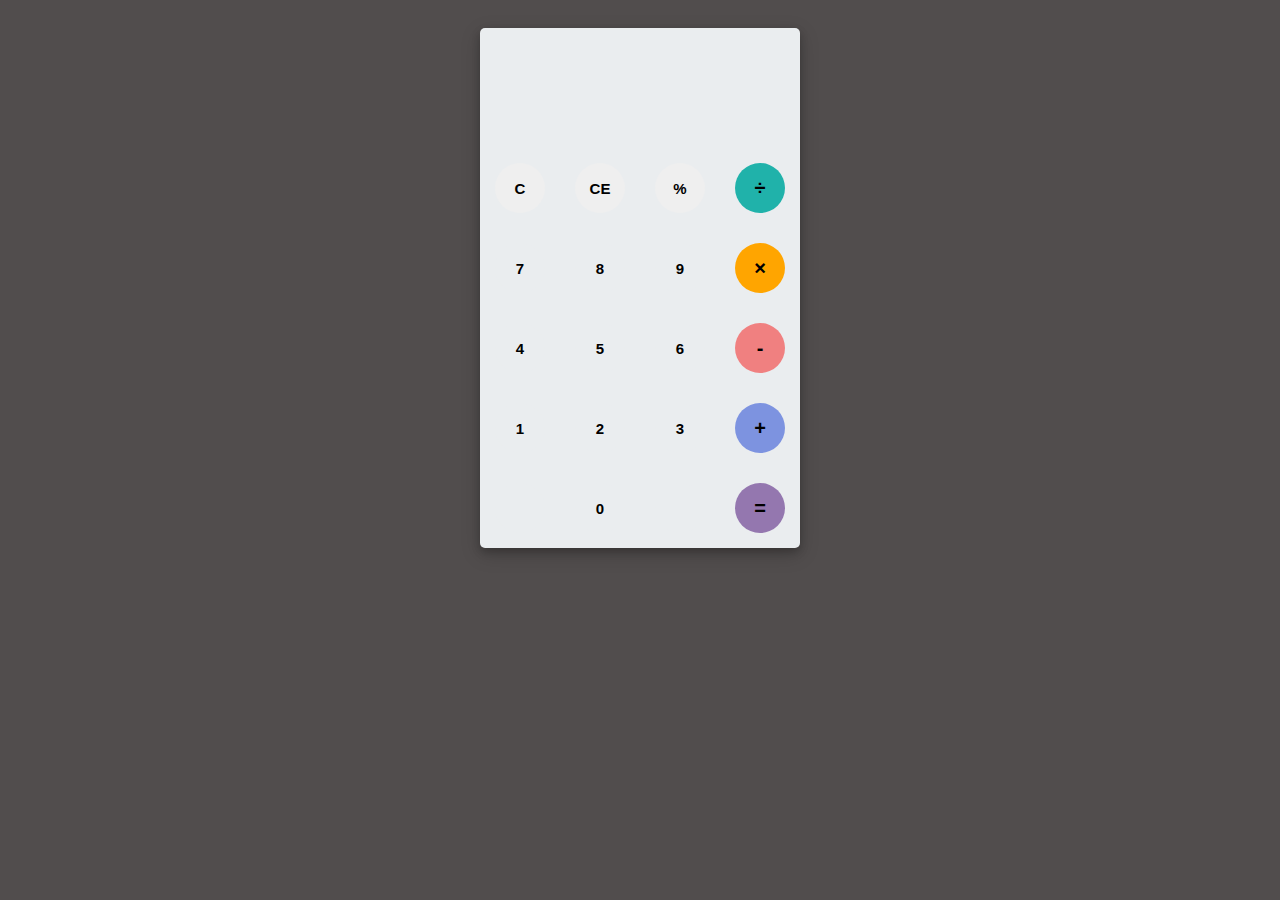
<file: index.html>
<html>
    <head>
        <link rel="stylesheet" type="text/css" href="style.css" />
        <link
            href="https://fonts.googleapis.com/css?family=Open+Sans:600,700"
            rel="stylesheet"
        />
        <title>A simple calculator</title>
    </head>
    <body>
        <div id="calculator">
            <div id="result">
                <div id="history">
                    <p id="history-value"></p>
                </div>
                <div id="output">
                    <p id="output-value"></p>
                </div>
            </div>
            <div id="keyboard">
                <button class="operator" id="clear">C</button>
                <button class="operator" id="backspace">CE</button>
                <button class="operator" id="%">%</button>
                <button class="operator" id="/">&#247;</button>
                <button class="number" id="7">7</button>
                <button class="number" id="8">8</button>
                <button class="number" id="9">9</button>
                <button class="operator" id="*">&times;</button>
                <button class="number" id="4">4</button>
                <button class="number" id="5">5</button>
                <button class="number" id="6">6</button>
                <button class="operator" id="-">-</button>
                <button class="number" id="1">1</button>
                <button class="number" id="2">2</button>
                <button class="number" id="3">3</button>
                <button class="operator" id="+">+</button>
                <button class="empty"></button>
                <button class="number" id="0">0</button>
                <button class="empty"></button>
                <button class="operator" id="=">=</button>
            </div>
        </div>
        <script src="script.js"></script>
    </body>
</html>
</file>
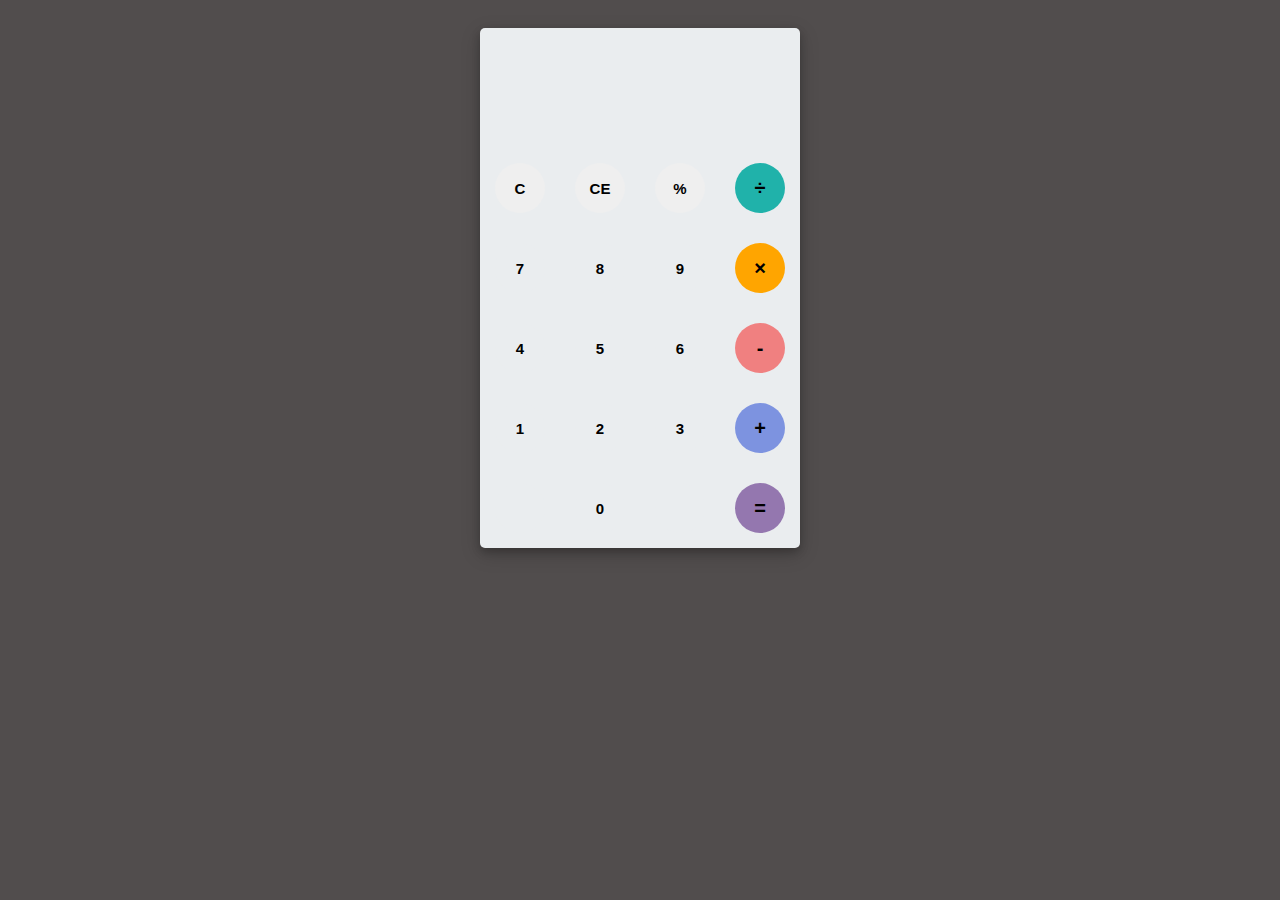
<file: 1-calculator/index.html>
<!DOCTYPE html>
<html lang="en">
<head>
    
    <head>
        <meta name="viewport" content="width=device-width, initial-scale=1.0">
        <meta charset="UTF-8">
        <link rel="stylesheet" type="text/css" href="style.css" />
        <link
            href="https://fonts.googleapis.com/css?family=Open+Sans:600,700"
            rel="stylesheet"
        />
        <title>A simple calculator</title>
    </head>
    <body>
        <div id="calculator">
            <div id="result">
                <div id="history">
                    <p id="history-value"></p>
                </div>
                <div id="output">
                    <p id="output-value" ></p>
                </div>
            </div>
            <div id="keyboard">
                <button class="operator" id="clear">C</button>
                <button class="operator" id="backspace">CE</button>
                <button class="operator" id="%">%</button>
                <button class="operator" id="/">&#247;</button>
                <button class="number" id="7">7</button>
                <button class="number" id="8">8</button>
                <button class="number" id="9">9</button>
                <button class="operator" id="*">&times;</button>
                <button class="number" id="4">4</button>
                <button class="number" id="5">5</button>
                <button class="number" id="6">6</button>
                <button class="operator" id="-">-</button>
                <button class="number" id="1">1</button>
                <button class="number" id="2">2</button>
                <button class="number" id="3">3</button>
                <button class="operator" id="+">+</button>
                <button class="empty"></button>
                <button class="number" id="0">0</button>
                <button class="empty"></button>
                <button class="operator" id="=">=</button>
            </div>
        </div>
        <script src="script.js"></script>
    </body>
</html>
</file>
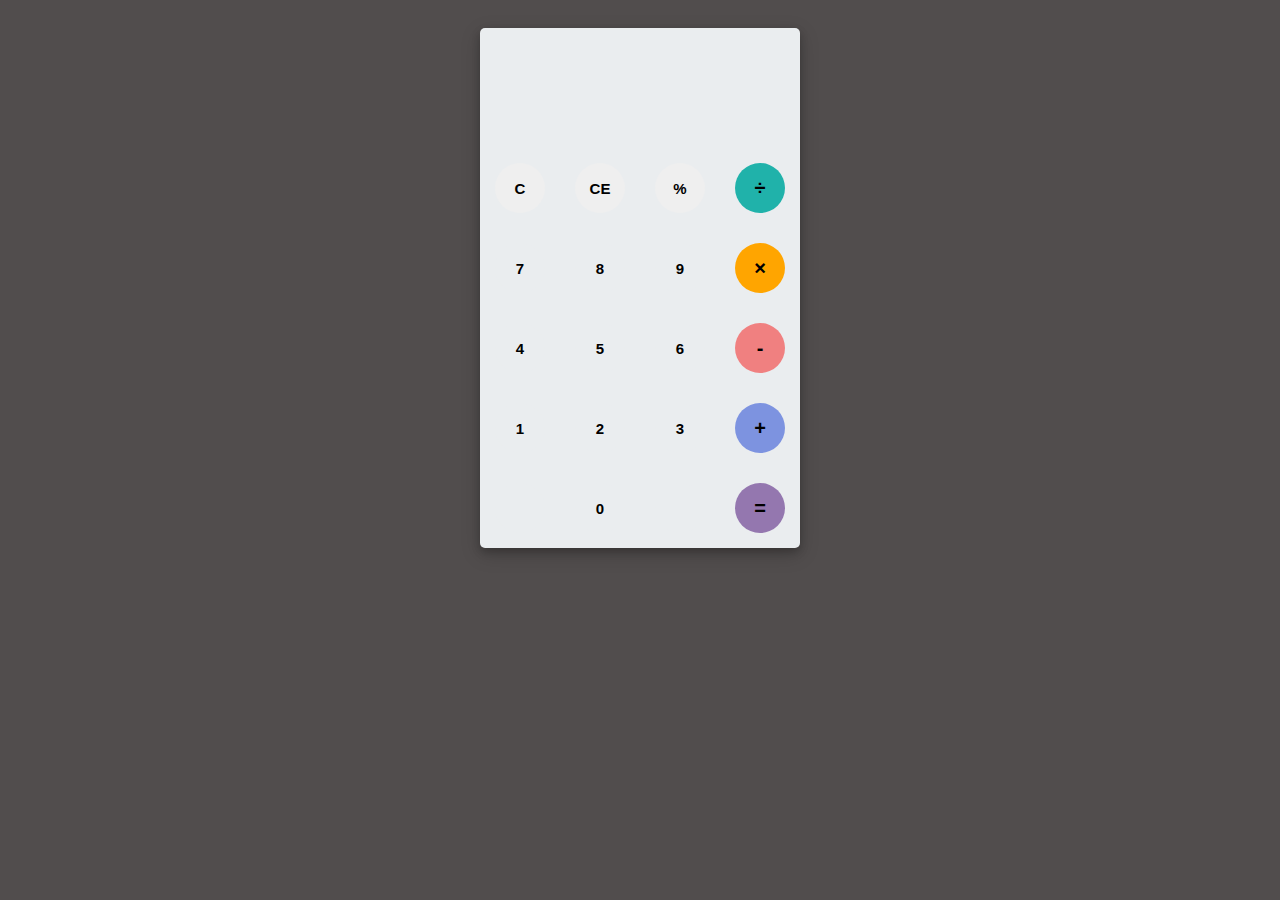
<file: 2-calculator/index.html>
<!DOCTYPE html>
<html lang="en">
<head>
    
    <head>
        <meta name="viewport" content="width=device-width, initial-scale=1.0">
        <meta charset="UTF-8">
        <link rel="stylesheet" type="text/css" href="style.css" />
        <link
            href="https://fonts.googleapis.com/css?family=Open+Sans:600,700"
            rel="stylesheet"
        />
        <title>A simple calculator</title>
    </head>
    <body>
        <div id="calculator">
            <div id="result">
                <div id="history">
                    <p id="history-value"></p>
                </div>
                <div id="output">
                    <p id="output-value" o></p>
                </div>
            </div>
            <div id="keyboard">
                <button class="operator" id="clear">C</button>
                <button class="operator" id="backspace">CE</button>
                <button class="operator" id="%">%</button>
                <button class="operator" id="/">&#247;</button>
                <button class="number" id="7">7</button>
                <button class="number" id="8">8</button>
                <button class="number" id="9">9</button>
                <button class="operator" id="*">&times;</button>
                <button class="number" id="4">4</button>
                <button class="number" id="5">5</button>
                <button class="number" id="6">6</button>
                <button class="operator" id="-">-</button>
                <button class="number" id="1">1</button>
                <button class="number" id="2">2</button>
                <button class="number" id="3">3</button>
                <button class="operator" id="+">+</button>
                <button class="empty"></button>
                <button class="number" id="0">0</button>
                <button class="empty"></button>
                <button class="operator" id="=">=</button>
            </div>
        </div>
        <script src="script.js"></script>
    </body>
</html>
</file>
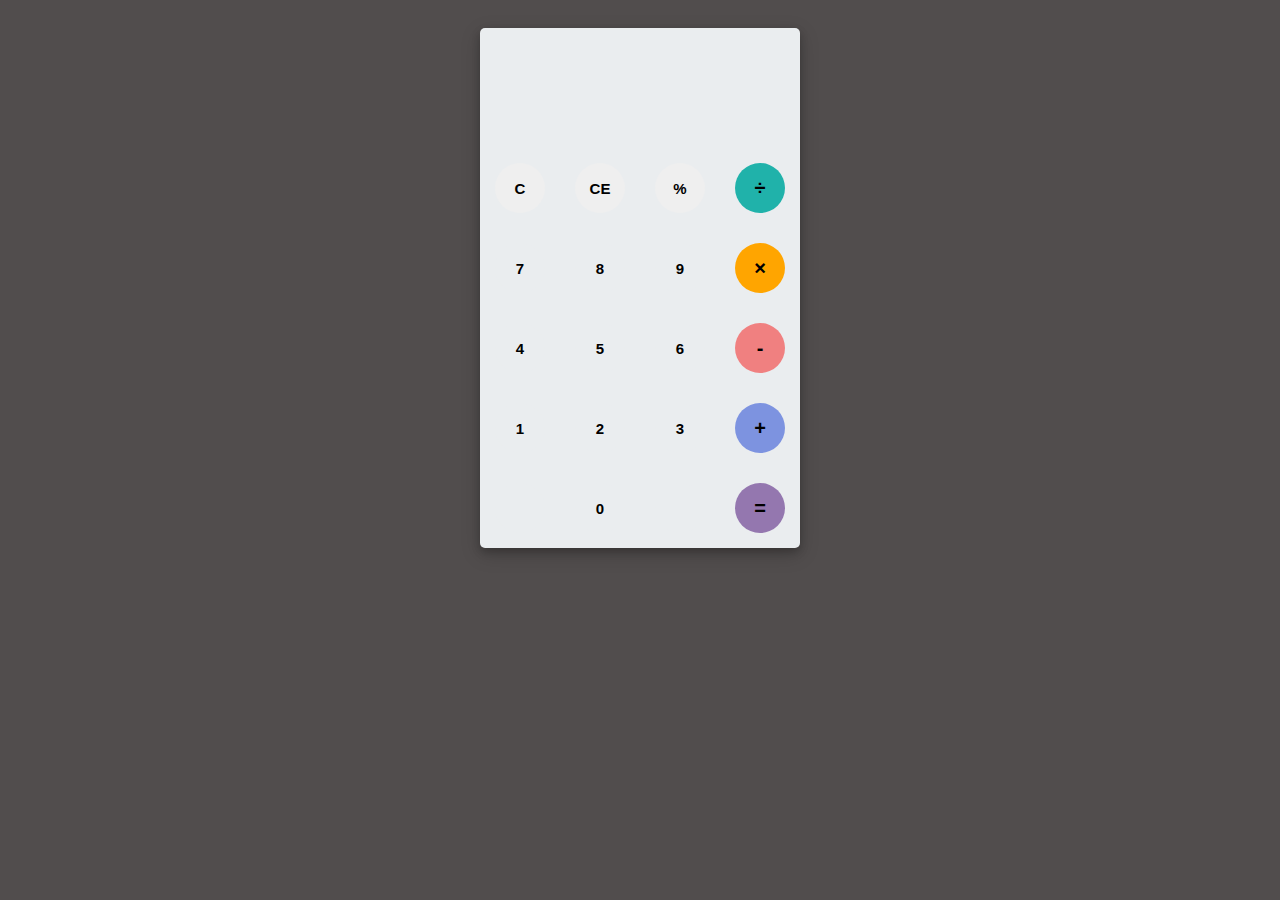
<file: 3-calculator Improved/index.html>
<!DOCTYPE html>
<html lang="en">
<head>
    
    <head>
        <meta name="viewport" content="width=device-width, initial-scale=1.0">
        <meta charset="UTF-8">
        <link rel="stylesheet" type="text/css" href="style.css" />
        <link
            href="https://fonts.googleapis.com/css?family=Open+Sans:600,700"
            rel="stylesheet"
        />
        <title>A simple calculator</title>
    </head>
    <body>
        <div id="calculator">
            <div id="result">
                <div id="history">
                    <p id="history-value"></p>
                </div>
                <div id="output">
                    <p id="output-value" o></p>
                </div>
            </div>
            <div id="keyboard">
                <button class="modify" id="clear">C</button>
                <button class="modify" id="backspace">CE</button>
                <button class="operator" id="%">%</button>
                <button class="operator" id="/">&#247;</button>
                <button class="number" id="7">7</button>
                <button class="number" id="8">8</button>
                <button class="number" id="9">9</button>
                <button class="operator" id="*">&times;</button>
                <button class="number" id="4">4</button>
                <button class="number" id="5">5</button>
                <button class="number" id="6">6</button>
                <button class="operator" id="-">-</button>
                <button class="number" id="1">1</button>
                <button class="number" id="2">2</button>
                <button class="number" id="3">3</button>
                <button class="operator" id="+">+</button>
                <button class="empty"></button>
                <button class="number" id="0">0</button>
                <button class="empty"></button>
                <button class="modify" id="=">=</button>
            </div>
        </div>
        <script src="script.js"></script>
    </body>
</html>
</file>
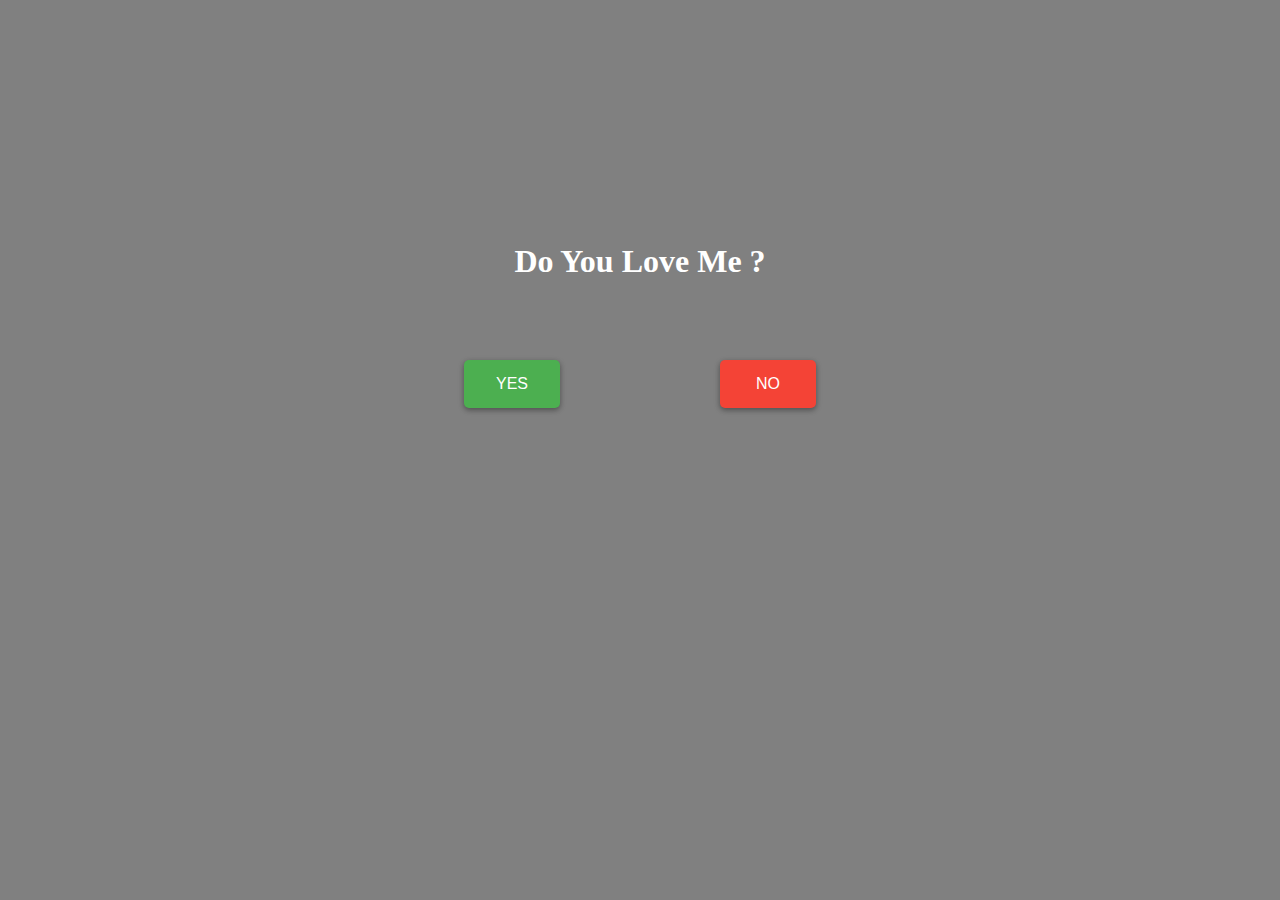
<file: 4-Do-You-Love-Me/index.html>
<!DOCTYPE html>
<html lang="en">
    <head>
        <meta charset="UTF-8" />
        <meta name="viewport" content="width=device-width, initial-scale=1.0" />
        <title>Do you love me?</title>
        <link rel="stylesheet" href="styles.css" />
    </head>
    <body>
        <main>
            <h1>Do You Love Me ?</h1>
            <input class="button" id="yes-button" type="button" value="YES" />
            <input class="button" id="no-button" type="button" value="NO" />
            <script src="scripts.js"></script>
        </main>
    </body>
</html>
</file>
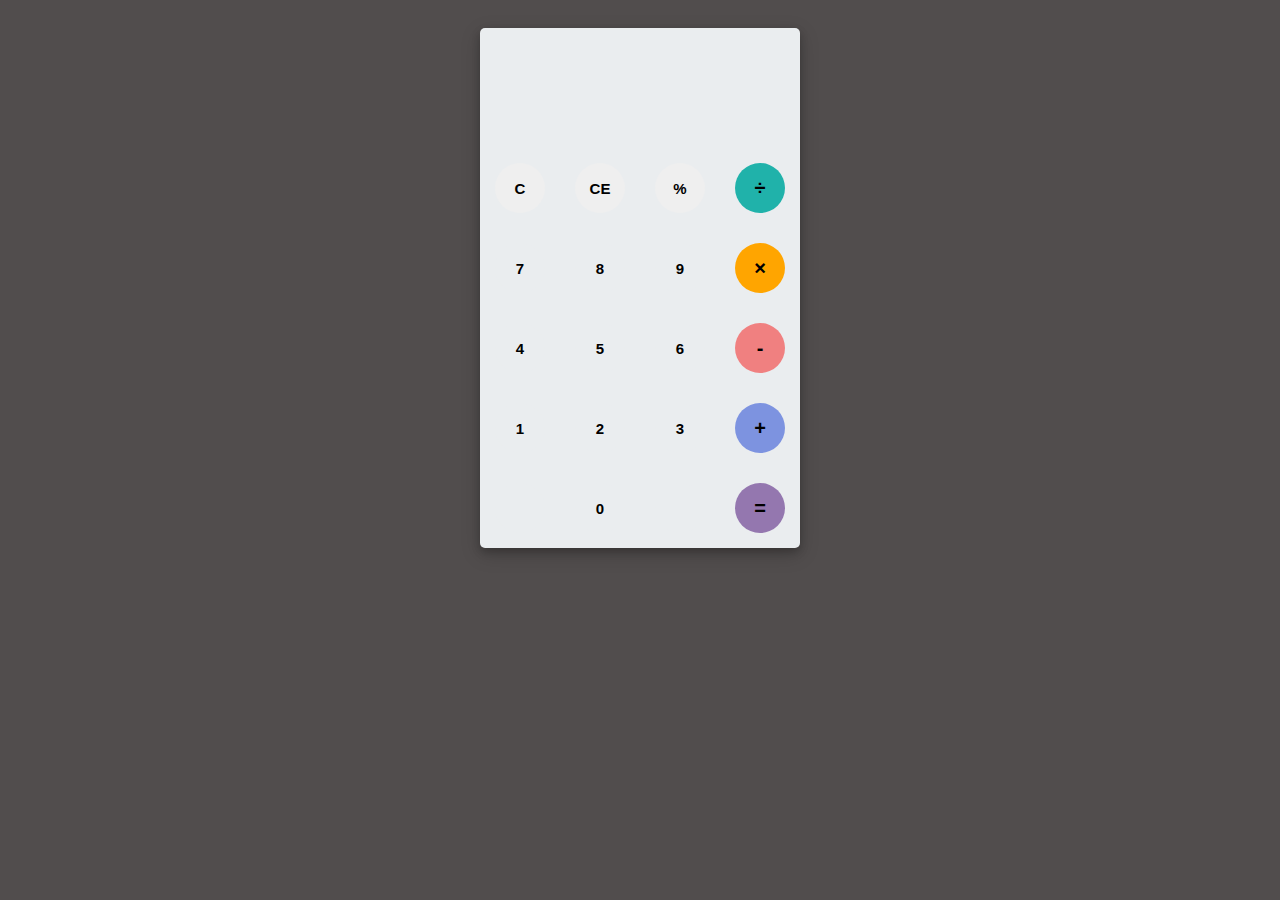
<file: 5-calculator jQuery/index.html>
<!DOCTYPE html>
<html lang="en">
<head>
    
    <head>
        <meta name="viewport" content="width=device-width, initial-scale=1.0">
        <meta charset="UTF-8">
        <link rel="stylesheet" type="text/css" href="style.css" />
        <link
            href="https://fonts.googleapis.com/css?family=Open+Sans:600,700"
            rel="stylesheet"
        />
        <script
            src="https://code.jquery.com/jquery-3.7.1.js"
            integrity="sha256-eKhayi8LEQwp4NKxN+CfCh+3qOVUtJn3QNZ0TciWLP4="
            crossorigin="anonymous"
        ></script>
        <title>A simple calculator</title>
    </head>
    <body>
        <div id="calculator">
            <div id="result">
                <div id="history">
                    <p id="history-value"></p>
                </div>
                <div id="output">
                    <p id="output-value" o></p>
                </div>
            </div>
            <div id="keyboard">
                <button class="modify" id="clear">C</button>
                <button class="modify" id="backspace">CE</button>
                <button class="operator" id="%">%</button>
                <button class="operator" id="/">&#247;</button>
                <button class="number" id="7">7</button>
                <button class="number" id="8">8</button>
                <button class="number" id="9">9</button>
                <button class="operator" id="*">&times;</button>
                <button class="number" id="4">4</button>
                <button class="number" id="5">5</button>
                <button class="number" id="6">6</button>
                <button class="operator" id="-">-</button>
                <button class="number" id="1">1</button>
                <button class="number" id="2">2</button>
                <button class="number" id="3">3</button>
                <button class="operator" id="+">+</button>
                <button class="empty"></button>
                <button class="number" id="0">0</button>
                <button class="empty"></button>
                <button class="modify" id="=">=</button>
            </div>
        </div>
        <script src="script.js"></script>
    </body>
</html>
</file>
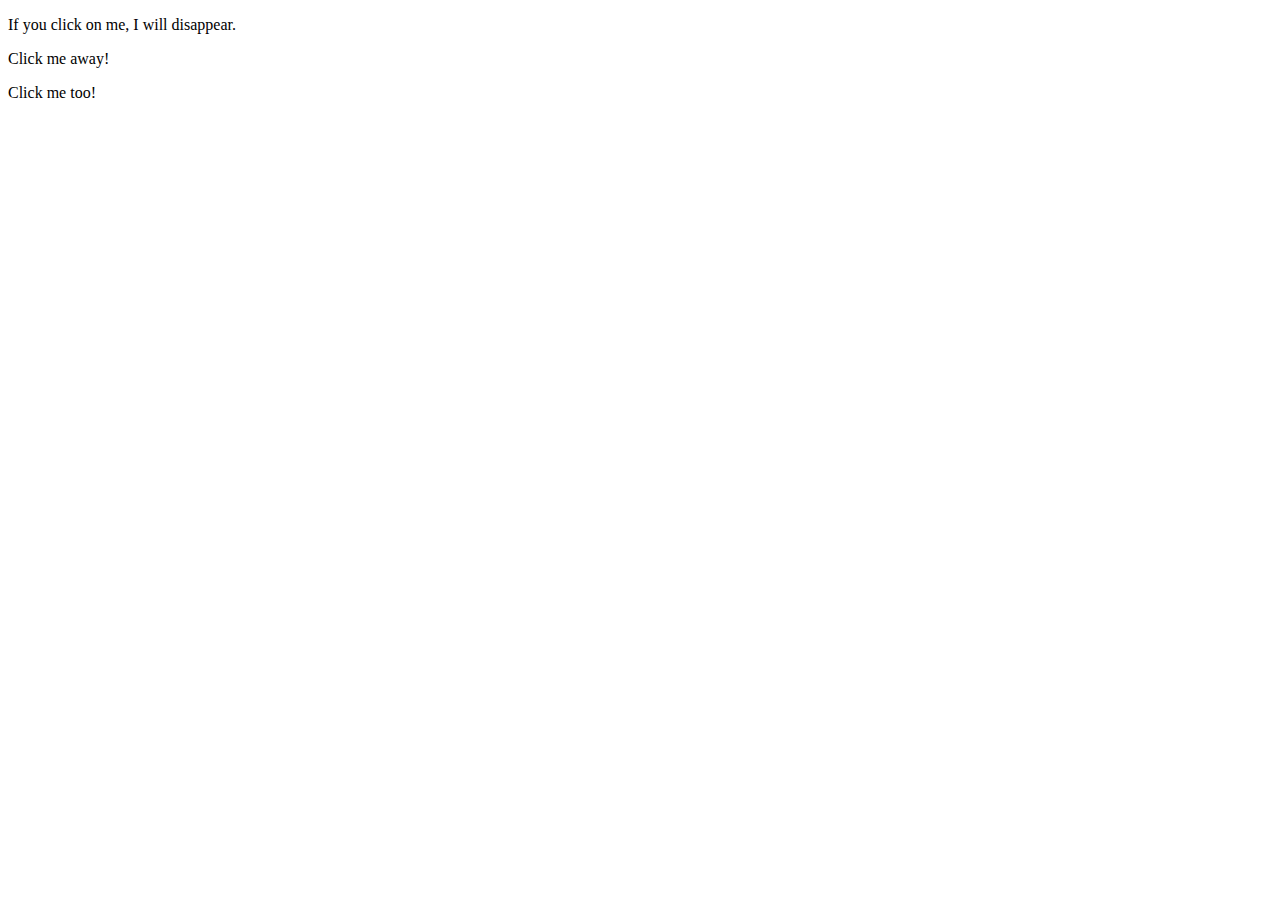
<file: 5-scripting/index.html>
<!DOCTYPE html>
<html lang="en">
    <head>
        <meta charset="utf-8" />
        <meta name="viewport" content="width=device-width, initial-scale=1.0" />
        <script
            src="https://code.jquery.com/jquery-3.7.1.js"
            integrity="sha256-eKhayi8LEQwp4NKxN+CfCh+3qOVUtJn3QNZ0TciWLP4="
            crossorigin="anonymous"
        ></script>
    </head>
    <body>
        <p id="first">If you click on me, I will disappear.</p>
        <p id="second">Click me away!</p>
        <p id="third">Click me too!</p>
        <script src="script.js"></script>
    </body>
</html>
</file>
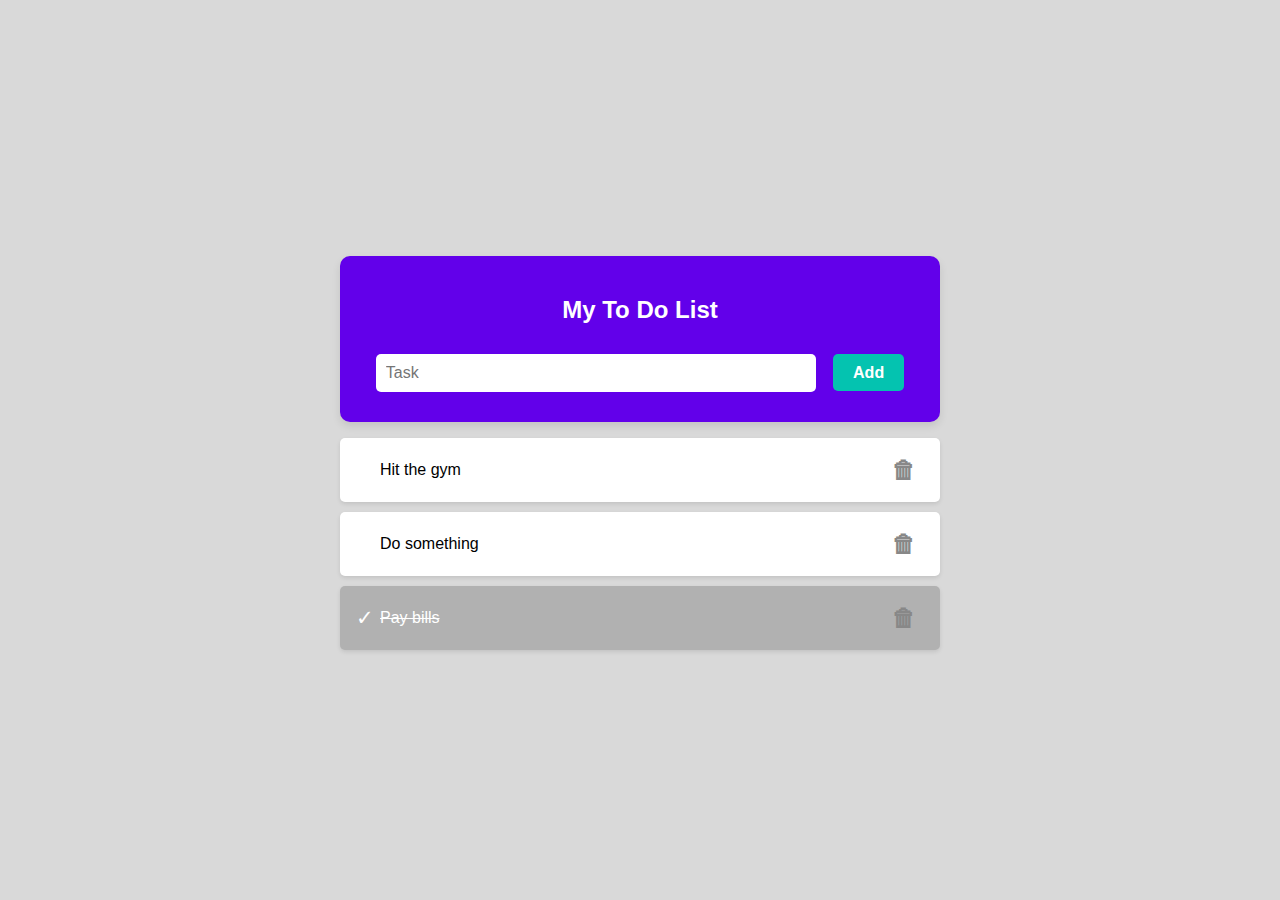
<file: 7-TodoList/index.html>
<!DOCTYPE html>
<html lang="en">
    <head>
        <meta charset="UTF-8" />
        <meta name="viewport" content="width=device-width, initial-scale=1" />
        <link rel="stylesheet" href="style.css" />
        <title>Todo list</title>
    </head>
    <body>
        <div id="myDIV" class="header">
            <h2>My To Do List</h2>
            <input type="text" id="myInput" placeholder="Task" />
            <span class="addBtn">Add</span>
        </div>

        <ul id="Todo">
            <li>
                <span class="task">Hit the gym</span>
                <span class="close">🗑</span>
            </li>
            <li>
                <span class="task">Do something</span>
                <span class="close">🗑</span>
            </li>
            <li class="checked">
                <span class="task">Pay bills</span> <span class="close">🗑</span>
            </li>
        </ul>

        <script src="script.js"></script>
    </body>
</html>
</file>
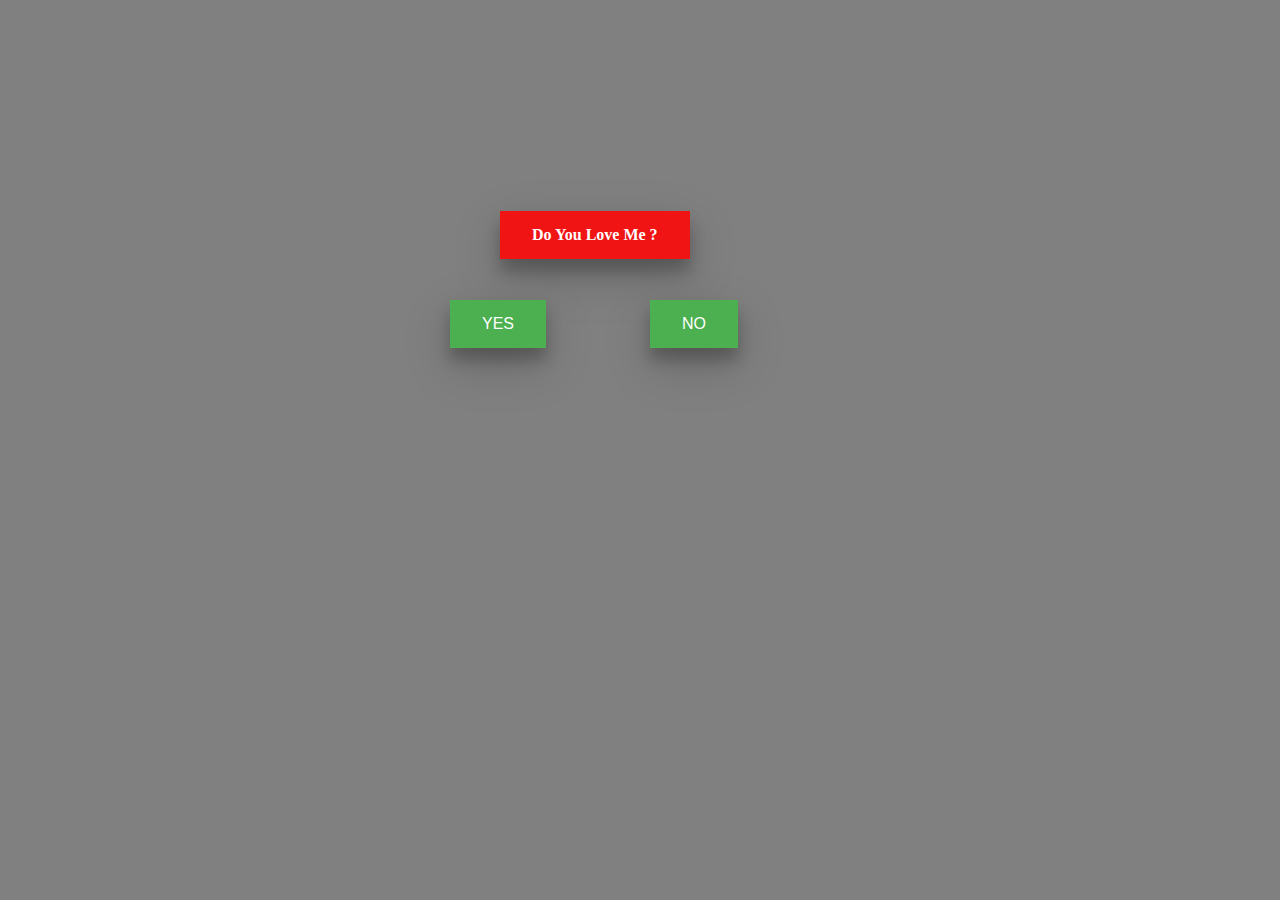
<file: Do-You-Love-Me-main/index.html>
<!DOCTYPE html>
<html lang="en">
    <head>
        <meta charset="UTF-8" />
        <meta name="viewport" content="width=device-width, initial-scale=1.0" />
        <title>Do you love me?</title>
        <link rel="stylesheet" href="styles.css" />
    </head>
    <body>
        <main>
            <h1>Do You Love Me ?</h1>
            <input id="yes-button" type="button" value="YES" />
            <input id="no-button" type="button" value="NO" />
            <script src="scripts.js"></script>
        </main>
    </body>
</html>
</file>
<file: style.css>
/* * {
	outline: solid 2px lime;
} */
body {
    font-family: 'Open Sans', sans-serif;
    background-color: rgb(81, 77, 77);
}

#calculator {
    width: 320px;
    height: 520px;
    background-color: #eaedef;
    margin: 0 auto;
    top: 20px;
    position: relative;
    border-radius: 5px;
    box-shadow: 0 4px 8px 0 rgba(0, 0, 0, 0.2), 0 6px 20px 0 rgba(0, 0, 0, 0.19);
}
#result {
    height: 120px;
}
#history {
    text-align: right;
    height: 20px;
    margin: 0 20px;
    padding-top: 20px;
    font-size: 15px;
    color: #919191;
}
#output {
    text-align: right;
    height: 60px;
    margin: 10px 20px;
    font-size: 30px;
}
#keyboard {
    height: 400px;
}
.operator,
.number,
.empty {
    width: 50px;
    height: 50px;
    margin: 15px;
    float: left;
    border-radius: 50%;
    border-width: 0;
    font-weight: bold;
    font-size: 15px;
}
.number,
.empty {
    background-color: #eaedef;
}
.number,
.operator {
    cursor: pointer;
}
.operator:active,
.number:active {
    font-size: 18px;
    background: green;
    font-size: 18px;
    border: solid 2px green;
}

.operator:hover,
.number:hover {
    font-size: 18px;
    border: solid 2px green;
}

*:focus {
    outline: 0;
}

button:nth-child(4) {
    font-size: 20px;
    background-color: #20b2aa;
}
button:nth-child(8) {
    font-size: 20px;
    background-color: #ffa500;
}
button:nth-child(12) {
    font-size: 20px;
    background-color: #f08080;
}
button:nth-child(16) {
    font-size: 20px;
    background-color: #7d93e0;
}
button:nth-child(20) {
    font-size: 20px;
    background-color: #9477af;
}
</file>
<file: 1-calculator/style.css>
/* * {
	outline: solid 2px lime;
} */
body {
    font-family: 'Open Sans', sans-serif;
    background-color: rgb(81, 77, 77);
}

#calculator {
    width: 320px;
    height: 520px;
    background-color: #eaedef;
    margin: 0 auto;
    top: 20px;
    position: relative;
    border-radius: 5px;
    box-shadow: 0 4px 8px 0 rgba(0, 0, 0, 0.2), 0 6px 20px 0 rgba(0, 0, 0, 0.19);
}
#result {
    height: 120px;
}
#history {
    text-align: right;
    height: 20px;
    margin: 0 20px;
    padding-top: 20px;
    font-size: 15px;
    color: #919191;
}
#output {
    text-align: right;
    height: 60px;
    margin: 10px 20px;
    font-size: 30px;
}
#keyboard {
    height: 400px;
}
.operator,
.number,
.empty {
    width: 50px;
    height: 50px;
    margin: 15px;
    float: left;
    border-radius: 50%;
    border-width: 0;
    font-weight: bold;
    font-size: 15px;
}
.number,
.empty {
    background-color: #eaedef;
}
.number,
.operator {
    cursor: pointer;
}
.operator:active,
.number:active {
    font-size: 18px;
    background: green;
    font-size: 18px;
    border: solid 2px green;
}

.operator:hover,
.number:hover {
    font-size: 18px;
    border: solid 2px green;
}

*:focus {
    outline: 0;
}

button:nth-child(4) {
    font-size: 20px;
    background-color: #20b2aa;
}
button:nth-child(8) {
    font-size: 20px;
    background-color: #ffa500;
}
button:nth-child(12) {
    font-size: 20px;
    background-color: #f08080;
}
button:nth-child(16) {
    font-size: 20px;
    background-color: #7d93e0;
}
button:nth-child(20) {
    font-size: 20px;
    background-color: #9477af;
}
</file>
<file: 2-calculator/style.css>
/* * {
	outline: solid 2px lime;
} */
body {
    font-family: 'Open Sans', sans-serif;
    background-color: rgb(81, 77, 77);
}

#calculator {
    width: 320px;
    height: 520px;
    background-color: #eaedef;
    margin: 0 auto;
    top: 20px;
    position: relative;
    border-radius: 5px;
    box-shadow: 0 4px 8px 0 rgba(0, 0, 0, 0.2), 0 6px 20px 0 rgba(0, 0, 0, 0.19);
}
#result {
    height: 120px;
}
#history {
    text-align: right;
    height: 20px;
    margin: 0 20px;
    padding-top: 20px;
    font-size: 15px;
    color: #919191;
}
#output {
    text-align: right;
    height: 60px;
    margin: 10px 20px;
    font-size: 30px;
}
#keyboard {
    height: 400px;
}
.operator,
.number,
.empty {
    width: 50px;
    height: 50px;
    margin: 15px;
    float: left;
    border-radius: 50%;
    border-width: 0;
    font-weight: bold;
    font-size: 15px;
}
.number,
.empty {
    background-color: #eaedef;
}
.number,
.operator {
    cursor: pointer;
}
.operator:active,
.number:active {
    font-size: 18px;
    background: green;
    font-size: 18px;
    border: solid 2px green;
}

.operator:hover,
.number:hover {
    font-size: 18px;
    border: solid 2px green;
}

*:focus {
    outline: 0;
}

button:nth-child(4) {
    font-size: 20px;
    background-color: #20b2aa;
}
button:nth-child(8) {
    font-size: 20px;
    background-color: #ffa500;
}
button:nth-child(12) {
    font-size: 20px;
    background-color: #f08080;
}
button:nth-child(16) {
    font-size: 20px;
    background-color: #7d93e0;
}
button:nth-child(20) {
    font-size: 20px;
    background-color: #9477af;
}
</file>
<file: 3-calculator Improved/style.css>
/* * {
	outline: solid 2px lime;
} */
body {
    font-family: 'Open Sans', sans-serif;
    background-color: rgb(81, 77, 77);
}

#calculator {
    width: 320px;
    height: 520px;
    background-color: #eaedef;
    margin: 0 auto;
    top: 20px;
    position: relative;
    border-radius: 5px;
    box-shadow: 0 4px 8px 0 rgba(0, 0, 0, 0.2), 0 6px 20px 0 rgba(0, 0, 0, 0.19);
}
#result {
    height: 120px;
}
#history {
    text-align: right;
    height: 20px;
    margin: 0 20px;
    padding-top: 20px;
    font-size: 15px;
    color: #919191;
}
#output {
    text-align: right;
    height: 60px;
    margin: 10px 20px;
    font-size: 30px;
}
#keyboard {
    height: 400px;
}
.operator,
.number,
.empty,
.modify {
    width: 50px;
    height: 50px;
    margin: 15px;
    float: left;
    border-radius: 50%;
    border-width: 0;
    font-weight: bold;
    font-size: 15px;
}
.number,
.empty {
    background-color: #eaedef;
}
.number,
.operator {
    cursor: pointer;
}
.operator:active,
.number:active,
.modify:active {
    font-size: 18px;
    background: green;
    font-size: 18px;
    border: solid 2px green;
}

.operator:hover,
.number:hover,
.modify:hover {
    font-size: 18px;
    border: solid 2px green;
}

*:focus {
    outline: 0;
}

button:nth-child(4) {
    font-size: 20px;
    background-color: #20b2aa;
}
button:nth-child(8) {
    font-size: 20px;
    background-color: #ffa500;
}
button:nth-child(12) {
    font-size: 20px;
    background-color: #f08080;
}
button:nth-child(16) {
    font-size: 20px;
    background-color: #7d93e0;
}
button:nth-child(20) {
    font-size: 20px;
    background-color: #9477af;
}
</file>
<file: 4-Do-You-Love-Me/styles.css>
/* set up */

body {
    background-color: gray;
    display: flex;
    flex-direction: column;
}

h1 {
    position: absolute;
    left: 50vw;
    top: 23vh;
    transform: translate(-50%, 0);
    border: none;
    color: white;
    padding: 15px 32px;
    text-align: center;
    text-decoration: none;
    display: inline-block;
    font-size: 2rem;
}

.button {
    position: absolute;

    border: none;
    color: white;
    border-radius: 5px;
    padding: 15px 32px;
    text-align: center;
    text-decoration: none;
    display: inline-block;
    font-size: 16px;
    box-shadow: 0 2px 6px 0 rgba(0, 0, 0, 0.24), 0 2px 5px 0 rgba(0, 0, 0, 0.19);
    width: 6rem;
    height: 3rem;
}

#yes-button {
    left: 40vw;
    transform: translate(-50%, 0);
    top: 40vh;
    background-color: #4caf50; /* Green */
}

#no-button {
    left: 60vw;
    top: 40vh;
    transform: translate(-50%, 0);
    background-color: #f44336; /* Red */
}

#yes-button:hover {
    background-color: #45a049;
}
</file>
<file: 5-calculator jQuery/style.css>
/* * {
	outline: solid 2px lime;
} */
body {
    font-family: 'Open Sans', sans-serif;
    background-color: rgb(81, 77, 77);
}

#calculator {
    width: 320px;
    height: 520px;
    background-color: #eaedef;
    margin: 0 auto;
    top: 20px;
    position: relative;
    border-radius: 5px;
    box-shadow: 0 4px 8px 0 rgba(0, 0, 0, 0.2), 0 6px 20px 0 rgba(0, 0, 0, 0.19);
}
#result {
    height: 120px;
}
#history {
    text-align: right;
    height: 20px;
    margin: 0 20px;
    padding-top: 20px;
    font-size: 15px;
    color: #919191;
}
#output {
    text-align: right;
    height: 60px;
    margin: 10px 20px;
    font-size: 30px;
}
#keyboard {
    height: 400px;
}
.operator,
.number,
.empty,
.modify {
    width: 50px;
    height: 50px;
    margin: 15px;
    float: left;
    border-radius: 50%;
    border-width: 0;
    font-weight: bold;
    font-size: 15px;
}
.number,
.empty {
    background-color: #eaedef;
}
.number,
.operator {
    cursor: pointer;
}
.operator:active,
.number:active,
.modify:active {
    font-size: 18px;
    background: green;
    font-size: 18px;
    border: solid 2px green;
}

.operator:hover,
.number:hover,
.modify:hover {
    font-size: 18px;
    border: solid 2px green;
}

*:focus {
    outline: 0;
}

button:nth-child(4) {
    font-size: 20px;
    background-color: #20b2aa;
}
button:nth-child(8) {
    font-size: 20px;
    background-color: #ffa500;
}
button:nth-child(12) {
    font-size: 20px;
    background-color: #f08080;
}
button:nth-child(16) {
    font-size: 20px;
    background-color: #7d93e0;
}
button:nth-child(20) {
    font-size: 20px;
    background-color: #9477af;
}
</file>
<file: 7-TodoList/style.css>
body {
    margin: 0;
    min-width: 250px;
    font-family: 'Segoe UI', Tahoma, Geneva, Verdana, sans-serif;
    background-color: #d9d9d9;
    display: flex;
    justify-content: center;
    align-items: center;
    flex-direction: column;
    height: 100vh;
}

.done {
    color: #707070;
    font-size: 2rem;
    padding: 1rem;
}

/* Include the padding and border in an element's total width and height */
* {
    box-sizing: border-box;
}

/* Remove margins and padding from the list */
ul {
    margin: 0;
    padding: 0;
    width: 600px;
}

/* Style the list items */
ul li {
    cursor: pointer;
    position: relative;
    padding: 12px 8px 12px 40px;
    list-style-type: none;
    background: #fff;
    border-radius: 5px;
    margin-bottom: 10px;
    box-shadow: 0 2px 4px rgba(0, 0, 0, 0.1);
    transition: 0.2s;
    display: flex;
    justify-content: space-between;
    align-items: center;
}

/* Darker background-color on hover */
ul li:hover {
    background: #e3e3e3;
}

/* When clicked on, add a background color and strike out text */
ul li.checked {
    background: #b1b1b1;
    color: #fff;
}

ul li.checked .task {
    text-decoration: line-through;
}

/* When */
ul li.checked:hover {
    background: #a1a1a1;
}

/* Add a "checked" mark when clicked on */
ul li.checked::before {
    content: '✓';
    position: absolute;
    left: 16px;
    font-size: 1.3rem;
}

/* Style the close button */
.close {
    margin-left: auto;
    padding: 6px 16px;
    cursor: pointer;
    font-size: 20px;
    font-weight: bold;
    color: #888;
    transition: 0.3s;
    font-size: 1.5rem;
}

.close:hover {
    color: #f44336;
}

/* Style the header */
.header {
    background-color: #6200ea;
    padding: 20px;
    color: white;
    text-align: center;
    border-radius: 10px;
    box-shadow: 0 4px 8px rgba(0, 0, 0, 0.1);
    width: 100%;
    max-width: 600px;
    margin: 1rem;
}

/* Style the input */
input {
    width: calc(100% - 120px);
    padding: 10px;
    margin: 10px 0;
    border: none;
    border-radius: 5px;
    font-size: 1rem;
}

/* Style the "Add" button */
.addBtn {
    padding: 10px 20px;
    background: #04c3b0;
    color: white;
    border-radius: 5px;
    cursor: pointer;
    transition: background-color 0.3s;
    margin-left: 0.8rem;
    font-weight: 800;
}

.addBtn:hover {
    background-color: #018786;
}

input:focus {
    outline: none;
    border: none;
    box-shadow: none;
}
</file>
<file: Do-You-Love-Me-main/styles.css>
/* set up */

body {
    background-color: gray;
    display: flex;
    flex-direction: column;
}

h1 {
    position: absolute;
    left: 500px;
    top: 200px;
    background-color: hsl(0, 88%, 51%); /* red */
    border: none;
    color: white;
    padding: 15px 32px;
    text-align: center;
    text-decoration: none;
    display: inline-block;
    font-size: 16px;
    box-shadow: 0 12px 16px 0 rgba(0, 0, 0, 0.24),
        0 17px 50px 0 rgba(0, 0, 0, 0.19);
}
#yes-button {
    position: absolute;
    left: 450px;
    top: 300px;
    background-color: #4caf50; /* Green */
    border: none;
    color: white;
    padding: 15px 32px;
    text-align: center;
    text-decoration: none;
    display: inline-block;
    font-size: 16px;
    box-shadow: 0 12px 16px 0 rgba(0, 0, 0, 0.24),
        0 17px 50px 0 rgba(0, 0, 0, 0.19);
}
#no-button {
    position: absolute;
    left: 650px;
    top: 300px;
    background-color: #4caf50; /* Green */
    border: none;
    color: white;
    padding: 15px 32px;
    text-align: center;
    text-decoration: none;
    display: inline-block;
    font-size: 16px;
    box-shadow: 0 12px 16px 0 rgba(0, 0, 0, 0.24),
        0 17px 50px 0 rgba(0, 0, 0, 0.19);
}
</file>
